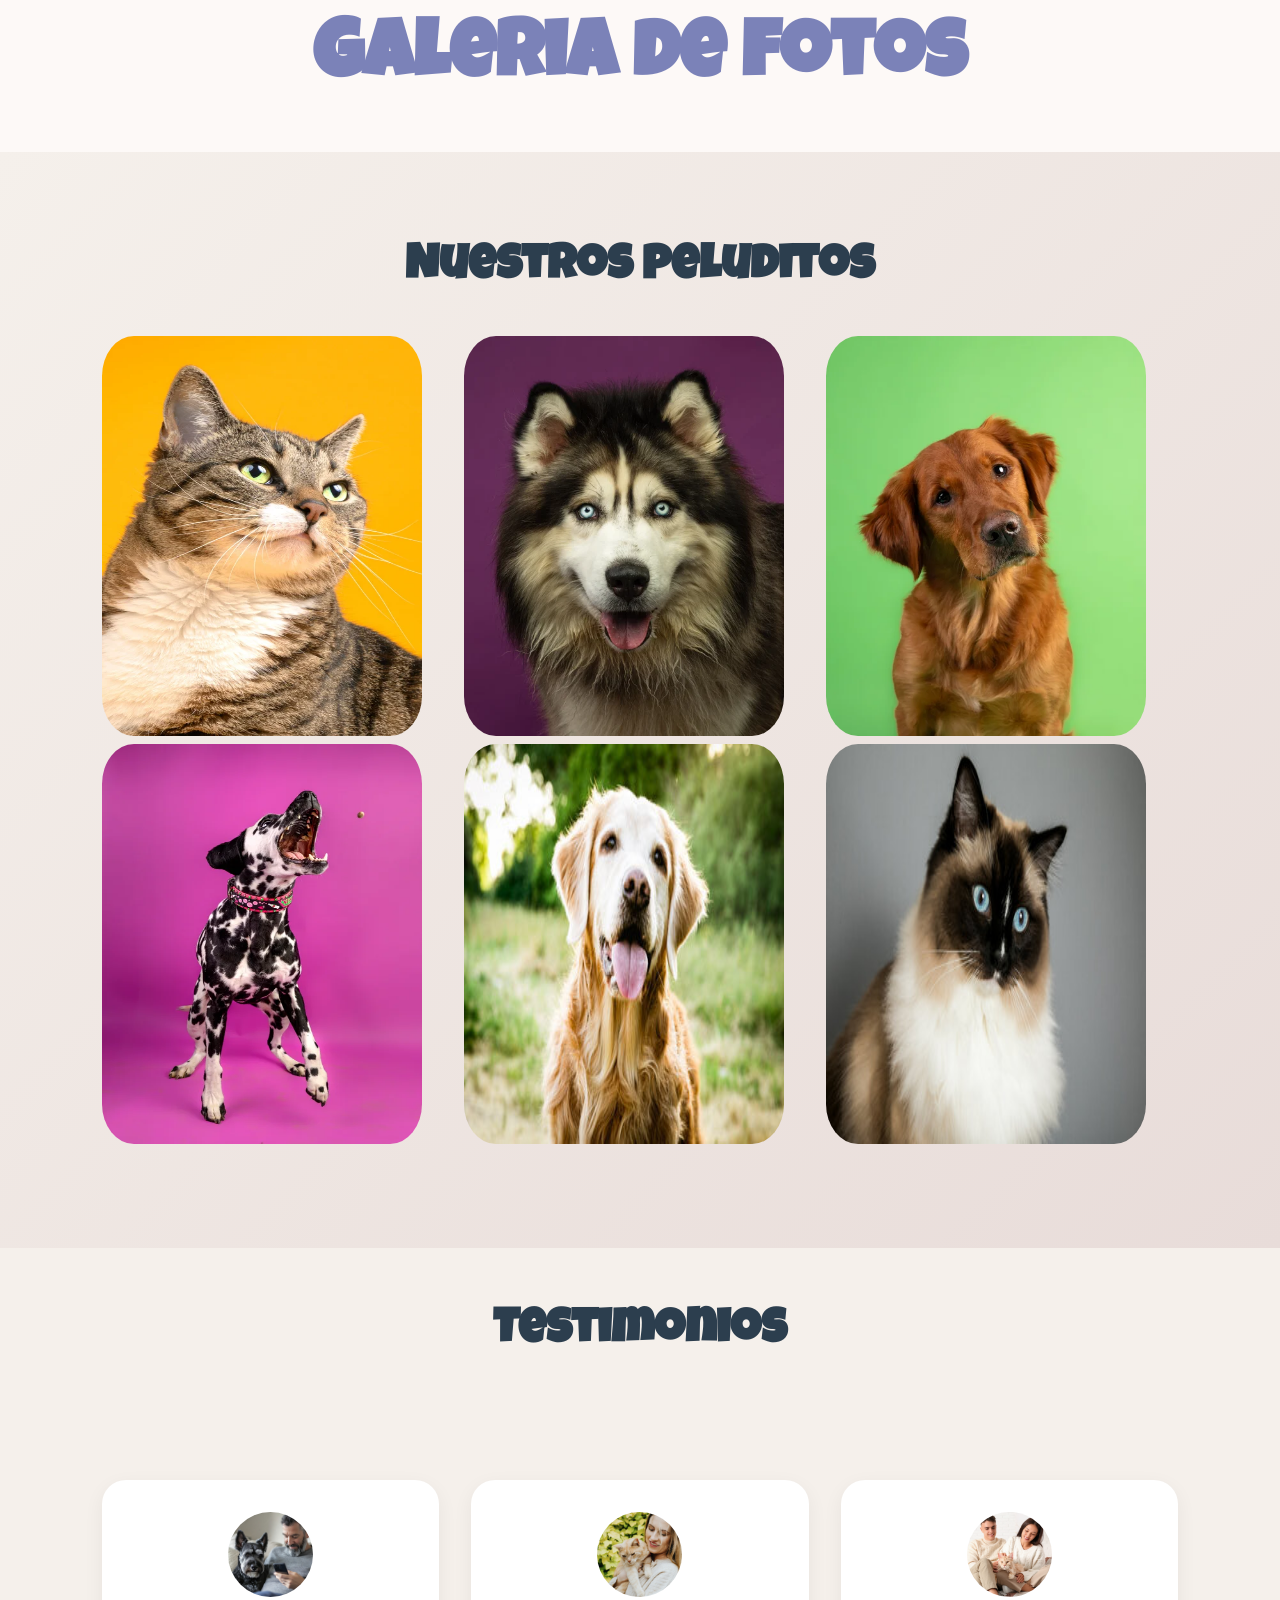
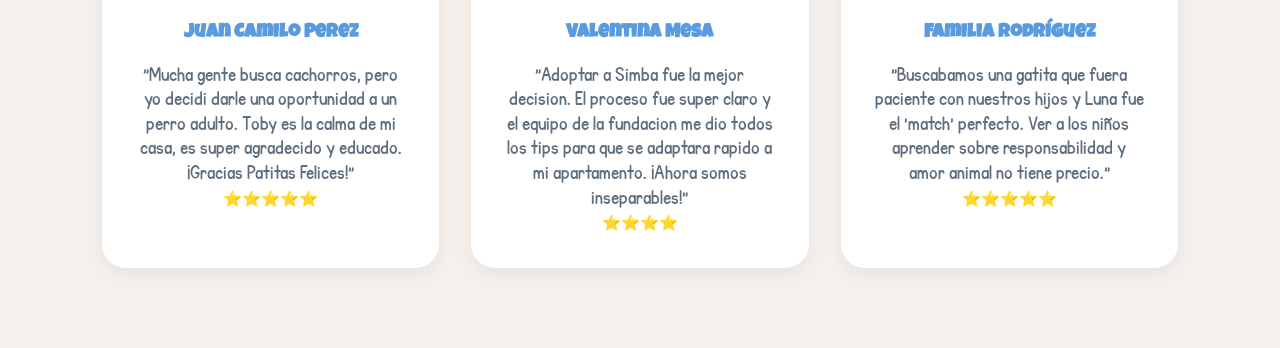
<file: Examen.html>
<!DOCTYPE html>
<html lang="es">
<head>
    <meta charset="UTF-8">
    <meta name="viewport" content="width=device-width, initial-scale=1.0">
    <title>Galeria</title>
    <link rel="stylesheet" href="Examen.css">
</head>
<body>
    <main>
        <header>
            <h1>Galeria de fotos </h1>
        </header>
        <section id="Galeria">
            <h2>Nuestros peluditos</h2>
            <div class="Galeria-container">
                <img src="imagenes/carrusel 5.webp" alt="">
                <img src="imagenes/carrusel.webp" alt="">
                <img src="imagenes/carrusel2.webp" alt="">
                <img src="imagenes/carrusel4.webp" alt="">
                <img src="imagenes/carrusel6.jpeg" alt="">
                <img src="imagenes/carrusel3.jpg" alt="">
            </div>
        </section>
        <section id="testimonio-section">
            <h2>Testimonios</h2>
            <div id="testimonios">
            <article>
                <img src="imagenes/juan-camilo.jpeg" alt="Foto-persona">
                <h4>Juan Camilo Perez</h4>
                <p>"Mucha gente busca cachorros, pero yo decidi darle una oportunidad a un perro adulto. Toby es la
                    calma de mi casa, es super agradecido y educado. ¡Gracias Patitas Felices!" <br>⭐⭐⭐⭐⭐</p>
            </article>

            <article>
                <img src="imagenes/valentina.png" alt="Foto-persona">
                <h4>Valentina Mesa</h4>
                <p>"Adoptar a Simba fue la mejor decision. El proceso fue super claro y el equipo de la fundacion me dio
                    todos los tips para que se adaptara rapido a mi apartamento. ¡Ahora somos inseparables!" <br>⭐⭐⭐⭐
                </p>
            </article>

            <article id="familia-rodriguez">
                <img src="imagenes/familia.png" alt="Familia Rodríguez">
                <h4>Familia Rodríguez</h4>
                <p>"Buscabamos una gatita que fuera paciente con nuestros hijos y Luna fue el 'match' perfecto. Ver a
                    los niños aprender sobre responsabilidad y amor animal no tiene precio." <br>⭐⭐⭐⭐⭐
                </p>
            </article>
            </div>
        </section>
    </main>
</body>
</html>
</file>
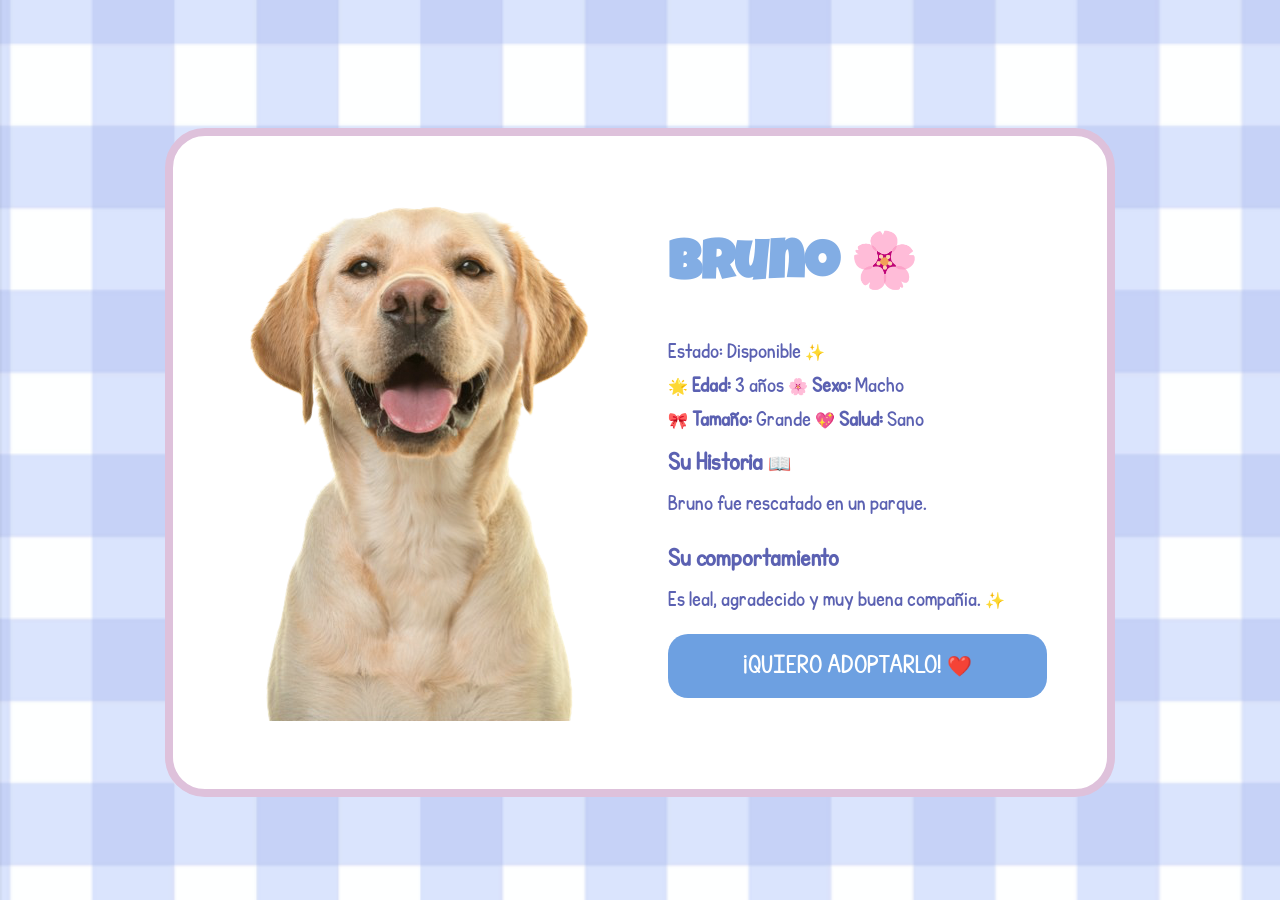
<file: perfiles/bruno.html>
<!DOCTYPE html>
<html lang="es">
<head>
    <meta charset="UTF-8">
    <title>BRUNO ✨ Patitas Felices</title>
    <link rel="stylesheet" href="../style.css">
    <link rel="stylesheet" href="../perfil.css">
    <link rel="index" href="../index.html">
    <link rel="fotos" href="../imagenes/">
</head>
<body class="perfil-body">
    <main class="perfil-aesthetic-container">
        <section class="tarjeta-perfil">
            <div class="galeria-foto">
                <img src="/imagenes/bruno.png" alt="Bruno" class="foto-principal">
            </div>
            <div class="informacion-perfil">
                <h1>Bruno 🌸</h1>
                <span class="etiqueta-estado estado-disponible">Estado: Disponible ✨</span>
                <div class="grid-caracteristicas">
                    <span>🌟 <strong>Edad:</strong> 3 años</span>
                    <span>🌸 <strong>Sexo:</strong> Macho</span>
                    <span>🎀 <strong>Tamaño:</strong> Grande</span>
                    <span>💖 <strong>Salud:</strong> Sano</span>
                </div>
                <h3>Su Historia 📖</h3>
                <p>Bruno fue rescatado en un parque.</p>
                <h3>Su comportamiento</h3>
                <p>Es leal, agradecido y muy buena compañia. ✨</p>
                <button class="boton-adopcion">¡QUIERO ADOPTARLO! ❤️</button>
            </div>
        </section>
    </main>
</body>
</html>
</file>
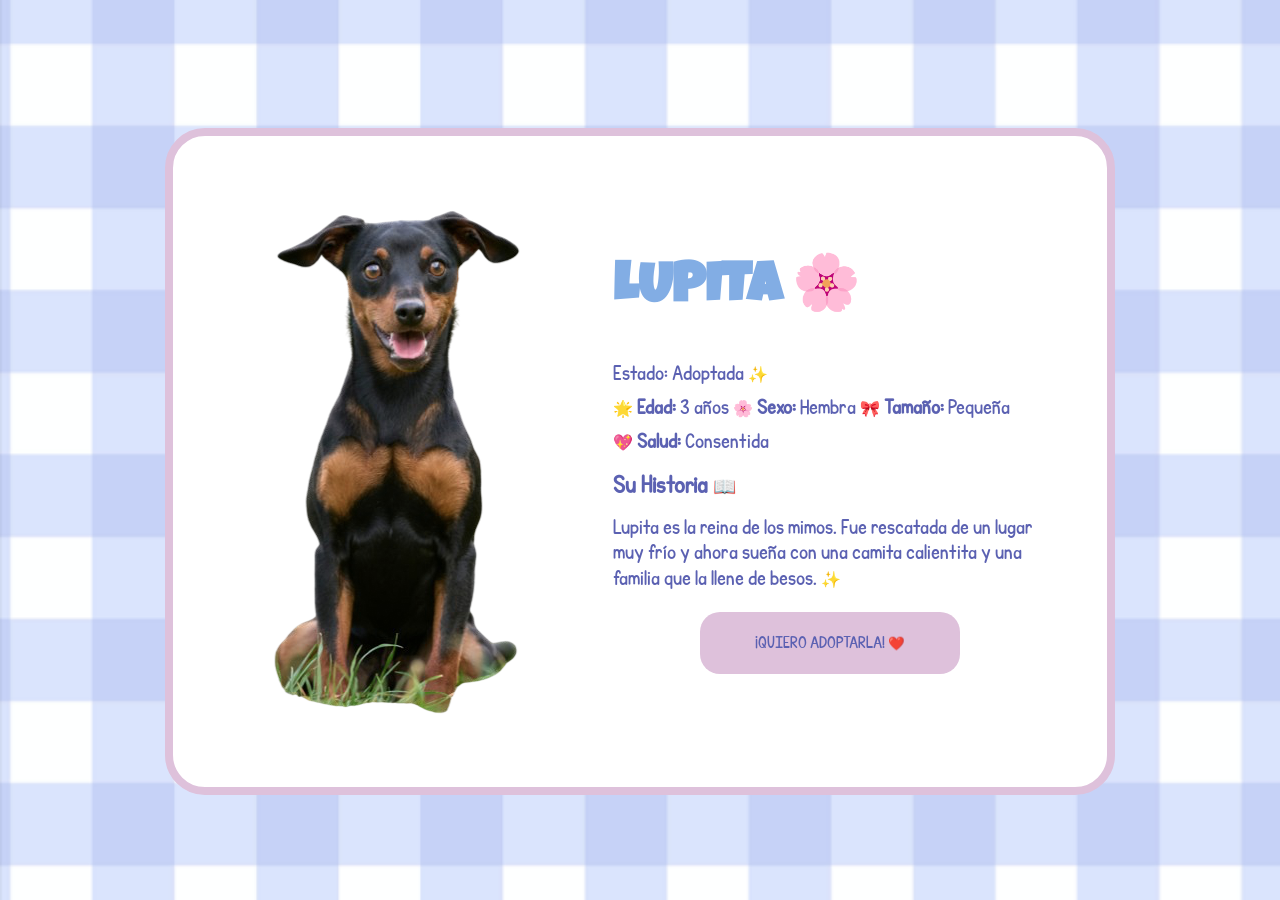
<file: perfiles/lupita.html>
<!DOCTYPE html>
<html lang="es">
<head>
    <meta charset="UTF-8">
    <title>LUPITA ✨ Patitas Felices</title>
    <link rel="stylesheet" href="../style.css">
    <link rel="stylesheet" href="../perfil.css">
    <link rel="index" href="../index.html">
    <link rel="fotos" href="../imagenes/">
</head>
<body class="perfil-body">
    <main class="perfil-aesthetic-container">
        <section class="tarjeta-perfil">
            <div class="galeria-foto">
                <img src="/imagenes/lupita.png" alt="Lupita" class="foto-principal">
            </div>
            <div class="informacion-perfil">
                <h1>LUPITA 🌸</h1>
                <span class="etiqueta-estado estado-disponible">Estado: Adoptada ✨</span>
                <div class="grid-caracteristicas">
                    <span>🌟 <strong>Edad:</strong> 3 años</span>
                    <span>🌸 <strong>Sexo:</strong> Hembra</span>
                    <span>🎀 <strong>Tamaño:</strong> Pequeña</span>
                    <span>💖 <strong>Salud:</strong> Consentida</span>
                </div>
                <h3>Su Historia 📖</h3>
                <p>Lupita es la reina de los mimos. Fue rescatada de un lugar muy frío y ahora sueña con una camita calientita y una familia que la llene de besos. ✨</p>
                <button class="aesthetic-btn-adopcion">¡QUIERO ADOPTARLA! ❤️</button>
            </div>
        </section>
    </main>
</body>
</html>
</file>
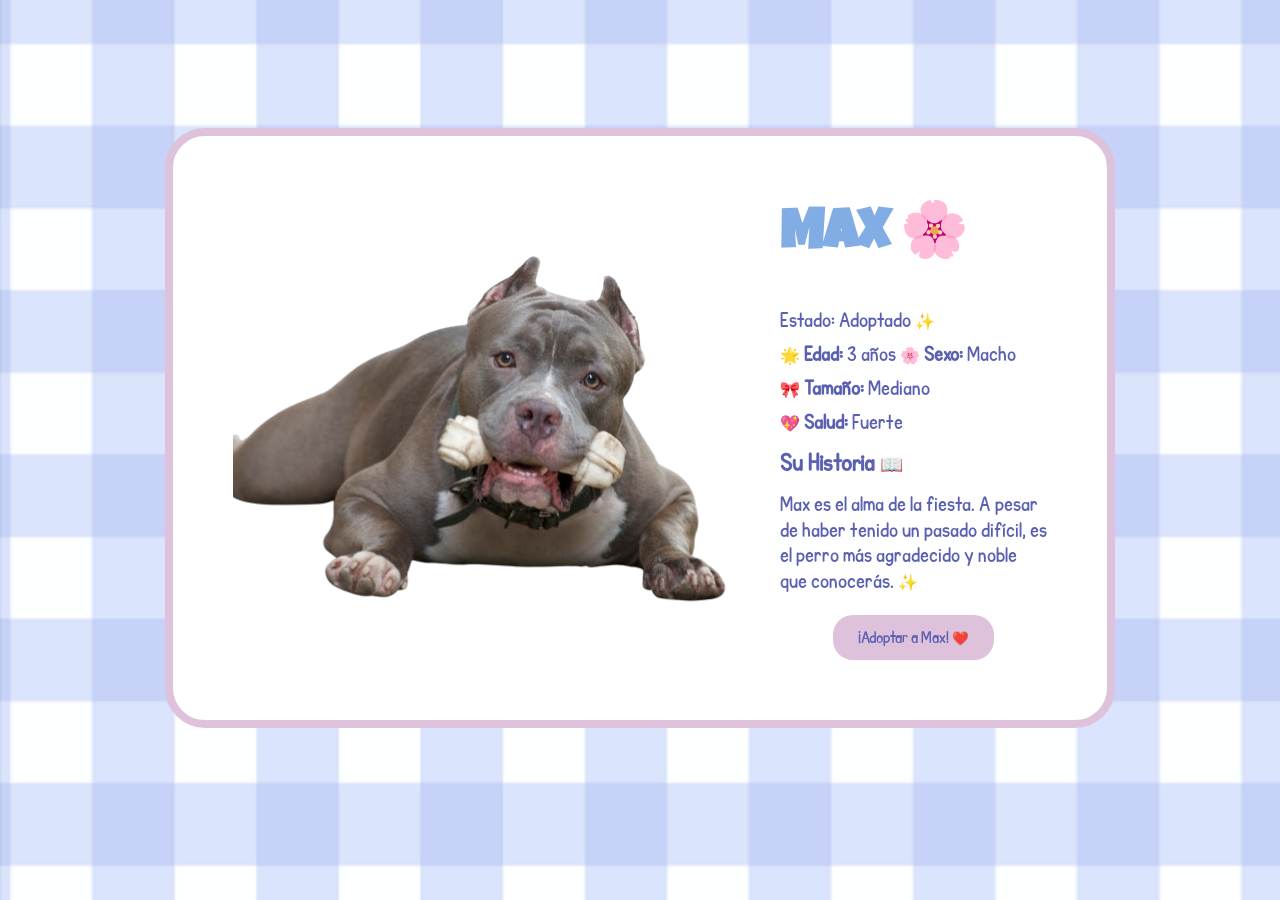
<file: perfiles/max.html>
<!DOCTYPE html>
<html lang="es">
<head>
    <meta charset="UTF-8">
    <title>MAX ✨ Patitas Felices</title>
    <link rel="stylesheet" href="../style.css">
    <link rel="stylesheet" href="../perfil.css">
    <link rel="index" href="../index.html">
    <link rel="fotos" href="../imagenes/">
</head>
<body class="perfil-body">
    <main class="perfil-aesthetic-container">
        <section class="tarjeta-perfil">
            <div class="galeria-foto">
                <img src="/imagenes/max.png" alt="MAX" class="foto-principal">
            </div>
            <div class="informacion-perfil">
                <h1>MAX 🌸</h1>
                <span class="etiqueta-estado estado-disponible">Estado: Adoptado ✨</span>
                <div class="grid-caracteristicas">
                    <span>🌟 <strong>Edad:</strong> 3 años</span>
                    <span>🌸 <strong>Sexo:</strong> Macho</span>
                    <span>🎀 <strong>Tamaño:</strong> Mediano</span>
                    <span>💖 <strong>Salud:</strong> Fuerte</span>
                </div>
                <h3>Su Historia 📖</h3>
                <p>Max es el alma de la fiesta. A pesar de haber tenido un pasado difícil, es el perro más agradecido y noble que conocerás. ✨</p>
                <button class="aesthetic-btn-adopcion">¡Adoptar a Max! ❤️</button>
            </div>
        </section>
    </main>
</body>
</html>
</file>
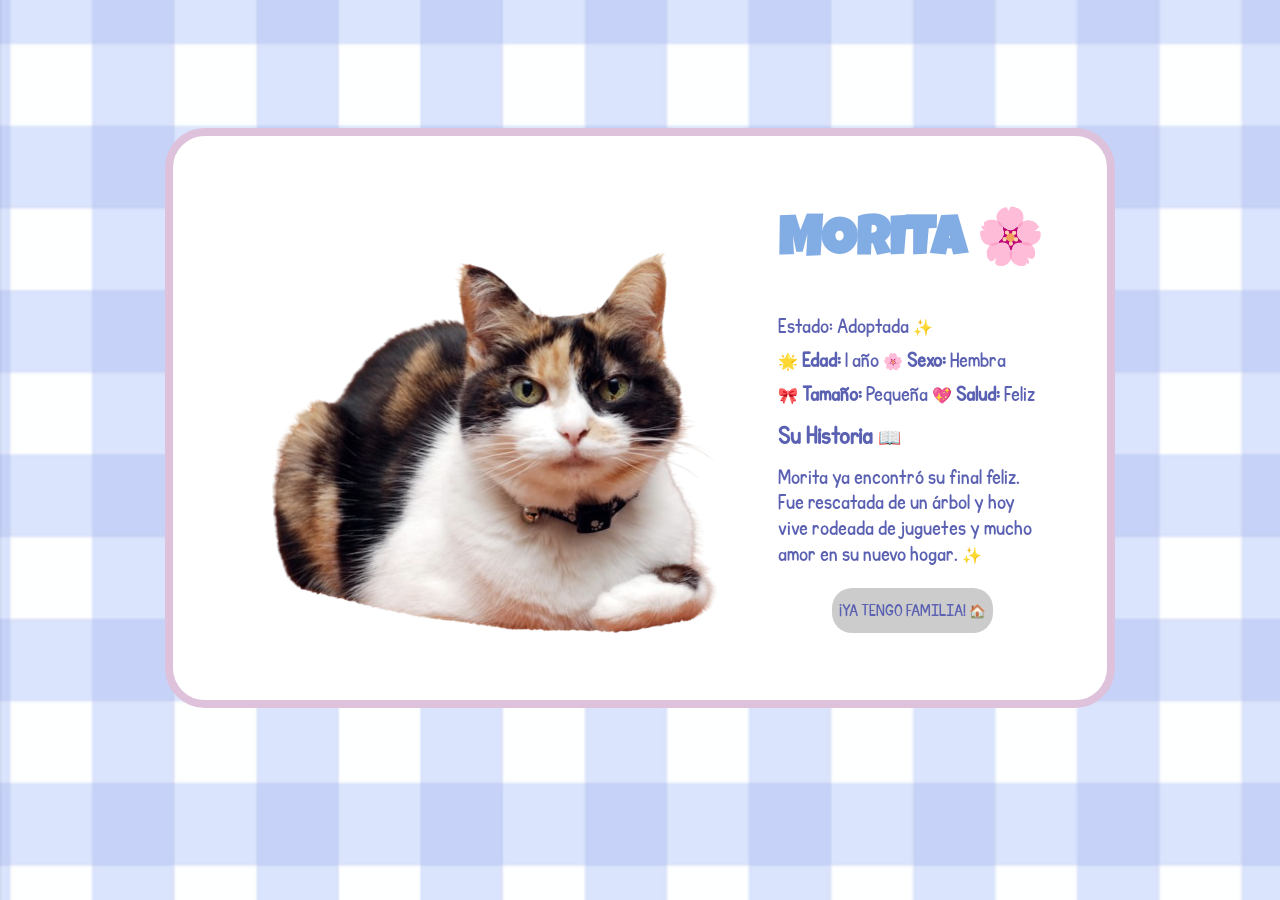
<file: perfiles/morita.html>
<!DOCTYPE html>
<html lang="es">
<head>
    <meta charset="UTF-8">
    <title>MORITA ✨ Patitas Felices</title>
    <link rel="stylesheet" href="../style.css">
    <link rel="stylesheet" href="../perfil.css">
    <link rel="index" href="../index.html">
    <link rel="fotos" href="../imagenes/">
</head>
<body class="perfil-body">
    <main class="perfil-aesthetic-container">
        <section class="tarjeta-perfil">
            <div class="galeria-foto">
                <img src="/imagenes/morita.png" alt="MORITA" class="foto-principal">
            </div>
            <div class="informacion-perfil">
                <h1>MORITA 🌸</h1>
                <span class="etiqueta-estado estado-disponible">Estado: Adoptada ✨</span>
                <div class="grid-caracteristicas">
                    <span>🌟 <strong>Edad:</strong> 1 año</span>
                    <span>🌸 <strong>Sexo:</strong> Hembra</span>
                    <span>🎀 <strong>Tamaño:</strong> Pequeña</span>
                    <span>💖 <strong>Salud:</strong> Feliz</span>
                </div>
                <h3>Su Historia 📖</h3>
                <p>Morita ya encontró su final feliz. Fue rescatada de un árbol y hoy vive rodeada de juguetes y mucho amor en su nuevo hogar. ✨</p>
                <button class="aesthetic-btn-adopcion" style="background: #ccc; cursor: not-allowed;">¡YA TENGO FAMILIA! 🏠</button>
            </div>
        </section>
    </main>
</body>
</html>
</file>
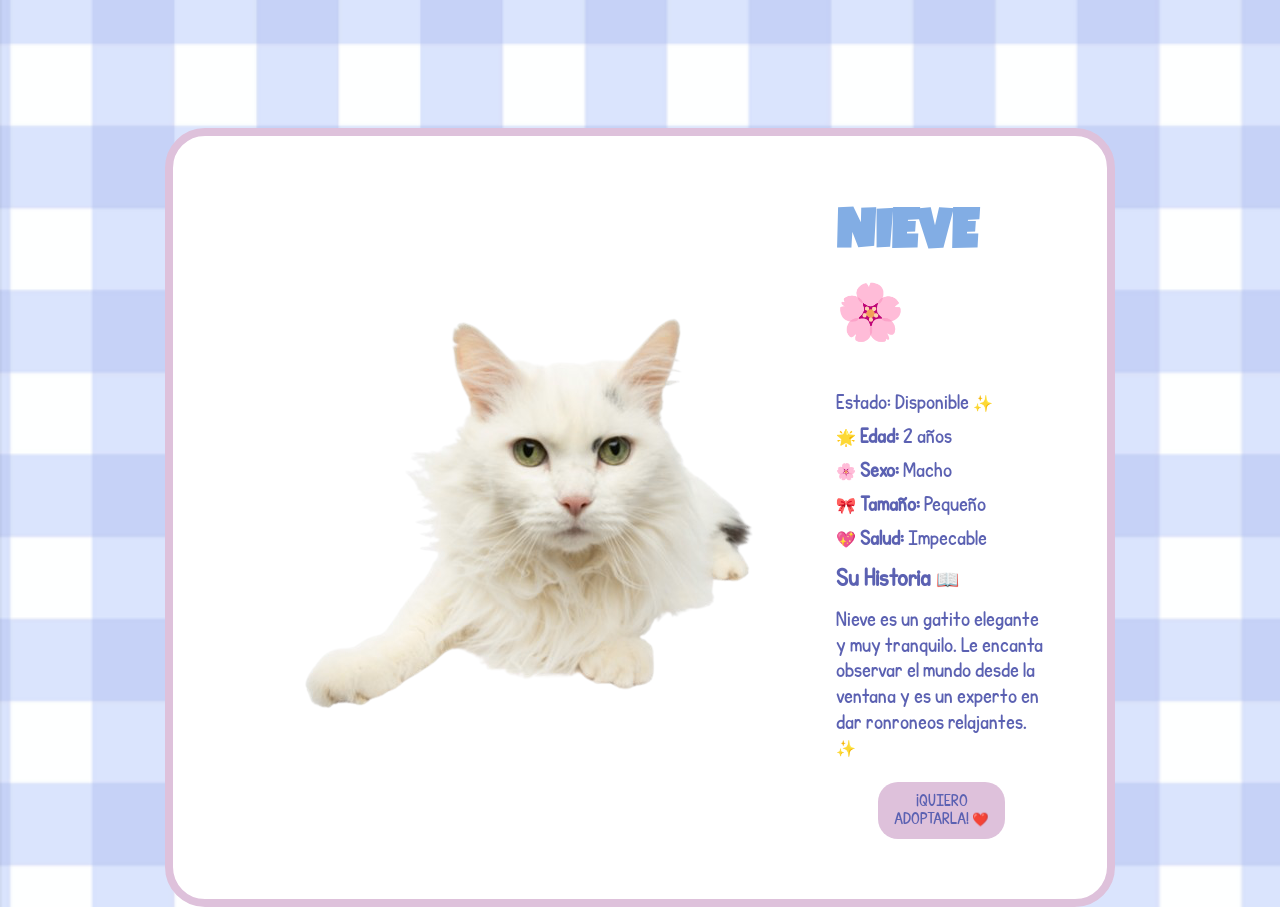
<file: perfiles/nieve.html>
<!DOCTYPE html>
<html lang="es">
<head>
    <meta charset="UTF-8">
    <title>NIEVE ✨ Patitas Felices</title>
    <link rel="stylesheet" href="../style.css">
    <link rel="stylesheet" href="../perfil.css">
    <link rel="index" href="../index.html">
    <link rel="fotos" href="../imagenes/">
</head>
<body class="perfil-body">
    <main class="perfil-aesthetic-container">
        <section class="tarjeta-perfil">
            <div class="galeria-foto">
                <img src="/imagenes/nieve.png" alt="Nieve" class="foto-principal">
            </div>
            <div class="informacion-perfil">
                <h1>NIEVE 🌸</h1>
                <span class="etiqueta-estado estado-disponible">Estado: Disponible ✨</span>
                <div class="grid-caracteristicas">
                    <span>🌟 <strong>Edad:</strong> 2 años</span>
                    <span>🌸 <strong>Sexo:</strong> Macho</span>
                    <span>🎀 <strong>Tamaño:</strong> Pequeño</span>
                    <span>💖 <strong>Salud:</strong> Impecable</span>
                </div>
                <h3>Su Historia 📖</h3>
                <p>Nieve es un gatito elegante y muy tranquilo. Le encanta observar el mundo desde la ventana y es un experto en dar ronroneos relajantes. ✨</p>
                <button class="aesthetic-btn-adopcion">¡QUIERO ADOPTARLA! ❤️</button>
            </div>
        </section>
    </main>
</body>
</html>
</file>
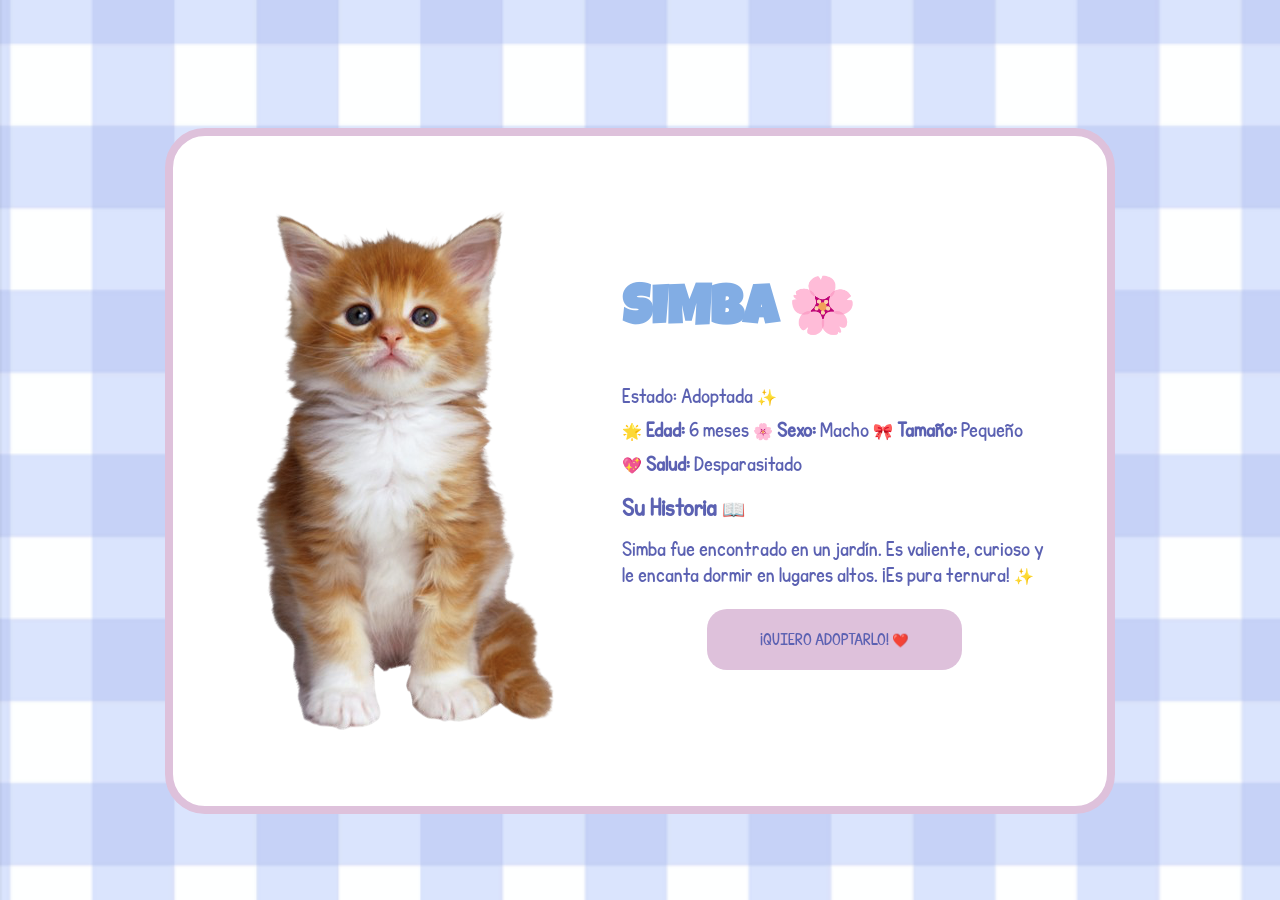
<file: perfiles/simba.html>
<!DOCTYPE html>
<html lang="es">
<head>
    <meta charset="UTF-8">
    <title>SIMBA ✨ Patitas Felices</title>
    <link rel="stylesheet" href="../style.css">
    <link rel="stylesheet" href="../perfil.css">
    <link rel="index" href="../index.html">
    <link rel="fotos" href="../imagenes/">
</head>
<body class="perfil-body">
    <main class="perfil-aesthetic-container">
        <section class="tarjeta-perfil">
            <div class="galeria-foto">
                <img src="/imagenes/simba.png" alt="Simba" class="foto-principal">
            </div>
            <div class="informacion-perfil">
                <h1>SIMBA 🌸</h1>
                <span class="etiqueta-estado estado-disponible">Estado: Adoptada ✨</span>
                <div class="grid-caracteristicas">
                    <span>🌟 <strong>Edad:</strong> 6 meses</span>
                    <span>🌸 <strong>Sexo:</strong> Macho</span>
                    <span>🎀 <strong>Tamaño:</strong> Pequeño</span>
                    <span>💖 <strong>Salud:</strong> Desparasitado</span>
                </div>
                <h3>Su Historia 📖</h3>
                <p>Simba fue encontrado en un jardín. Es valiente, curioso y le encanta dormir en lugares altos. ¡Es pura ternura! ✨</p>
                <button class="aesthetic-btn-adopcion">¡QUIERO ADOPTARLO! ❤️</button>
            </div>
        </section>
    </main>
</body>
</html>
</file>
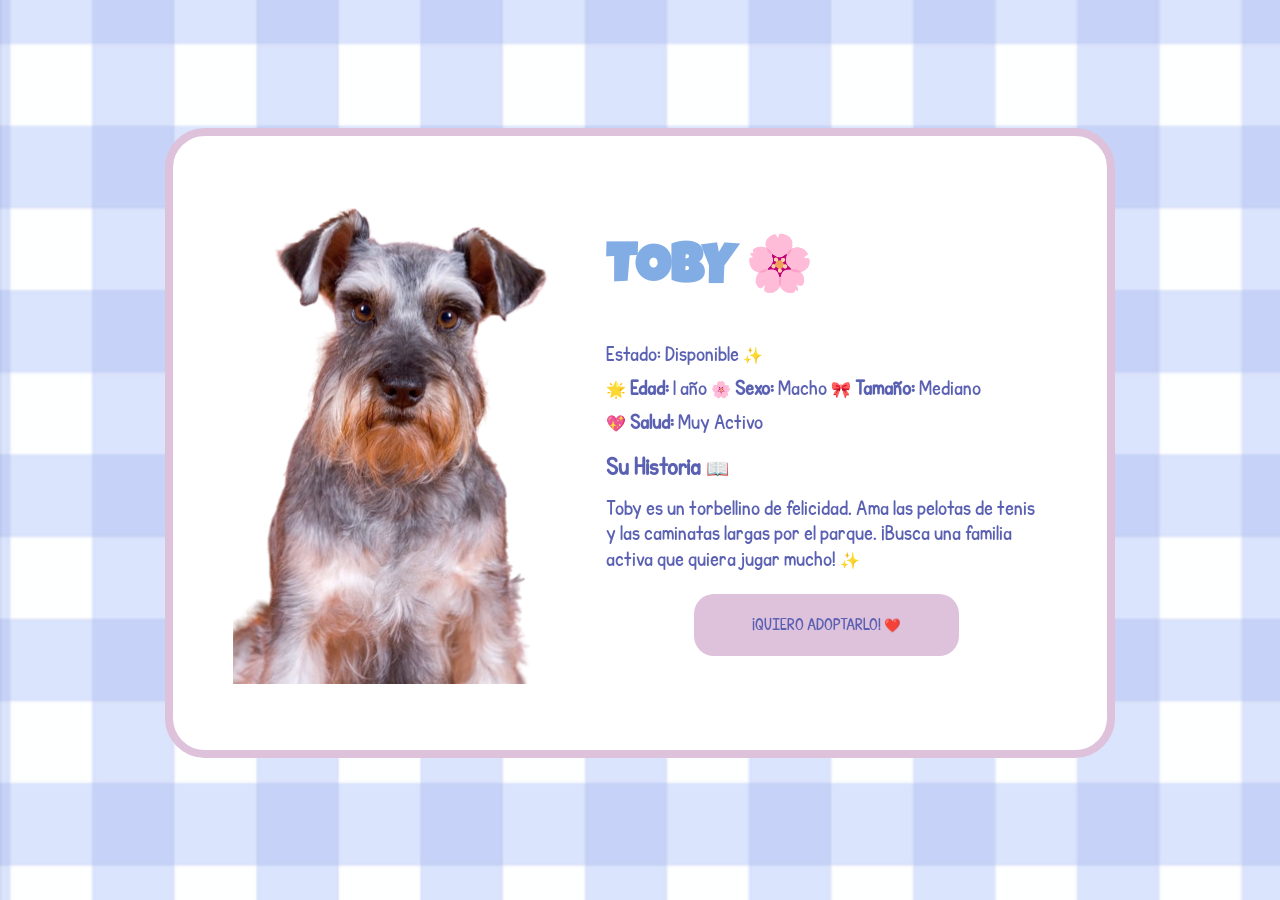
<file: perfiles/toby.html>
<!DOCTYPE html>
<html lang="es">
<head>
    <meta charset="UTF-8">
    <title>TOBY ✨ Patitas Felices</title>
    <link rel="stylesheet" href="../style.css">
    <link rel="stylesheet" href="../perfil.css">
    <link rel="index" href="../index.html">
    <link rel="fotos" href="../imagenes/">
</head>
<body class="perfil-body">
    <main class="perfil-aesthetic-container">
        <section class="tarjeta-perfil">
            <div class="galeria-foto">
                <img src="/imagenes/Toby.png" alt="TOBY" class="foto-principal">
            </div>
            <div class="informacion-perfil">
                <h1>TOBY 🌸</h1>
                <span class="etiqueta-estado estado-disponible">Estado: Disponible ✨</span>
                <div class="grid-caracteristicas">
                    <span>🌟 <strong>Edad:</strong> 1 año</span>
                    <span>🌸 <strong>Sexo:</strong> Macho</span>
                    <span>🎀 <strong>Tamaño:</strong> Mediano</span>
                    <span>💖 <strong>Salud:</strong> Muy Activo</span>
                </div>
                <h3>Su Historia 📖</h3>
                <p>Toby es un torbellino de felicidad. Ama las pelotas de tenis y las caminatas largas por el parque. ¡Busca una familia activa que quiera jugar mucho! ✨</p>
                <button class="aesthetic-btn-adopcion">¡QUIERO ADOPTARLO! ❤️</button>
            </div>
        </section>
    </main>
</body>
</html>
</file>
<file: Examen.css>
* {
    margin: 0;
    padding: 0;
    box-sizing: border-box;
}

@font-face {
    font-family: 'MiFuentePersonalizada';
    src: url('fonts/LuckiestGuy.ttf') format('truetype');
    font-weight: normal;
    font-style: normal;
}

@font-face {
    font-family: 'parrafos';
    src: url('fonts/KGPerfectPenmanship.ttf') format('truetype');
    font-weight: normal;
    font-style: normal;
}

:root {
    --arena: #F5F0EB;
    --cardo: #E8DCD9;
    --cielo: #7B82B8;
    --mar: #5A9BDF;
    --lago: #8BB5E8;
    --blanco: #FFFFFF;
    --texto-profundo: #2C3E4E;
    --texto-suave: #5D6E7E;
    --fondo-calido: #FDF9F7;
    --sombra-natural: 0 12px 35px rgba(0, 0, 0, 0.08);
    --sombra-suave: 0 6px 20px rgba(0, 0, 0, 0.06);
    --borde-redondo: 24px;
    --borde-muy-redondo: 40px;
}

body {
    background-color: var(--fondo-calido);
    color: var(--texto-profundo);
    line-height: 1.5;
    font-family: 'parrafos', 'Segoe UI', system-ui, sans-serif;
}

#testimonios {
    display: grid;
    grid-template-columns: repeat(auto-fit, minmax(280px, 1fr));
    gap: 2rem;
    padding: clamp(3rem, 8vw, 5rem) 8%;
    background: var(--arena);
}

h1 {
    font-size: 5em;
    margin-bottom: 2rem;
    background: var(--cielo);
    background-clip: text;
    -webkit-background-clip: text;
    color: transparent;
    font-family: 'MiFuentePersonalizada';
    text-align: center;
}

#testimonio-section {
    background: var(--arena);
}
#testimonio-section h2{
    font-size: clamp(2rem, 5vw, 3rem);
    margin-bottom: 2rem;
    color: var(--texto-profundo);
    font-family: 'MiFuentePersonalizada';
    text-align: center;
    padding-top: 1em;
}

#testimonios article {
    background: var(--blanco);
    padding: clamp(1.2rem, 3vw, 2rem);
    border-radius: var(--borde-redondo);
    text-align: center;
    transition: all 0.3s;
    box-shadow: var(--sombra-suave);
}

#testimonios article:hover {
    transform: translateY(-5px);
    box-shadow: var(--sombra-natural);
}

#testimonios img {
    width: clamp(70px, 10vw, 85px);
    height: clamp(70px, 10vw, 85px);
    border-radius: 50%;
    object-fit: cover;
    margin-bottom: 1rem;
}

#testimonios h4 {
    color: var(--mar);
    margin-bottom: 1rem;
    font-family: 'MiFuentePersonalizada';
    font-size: clamp(1rem, 1.5vw, 1.2rem);
}

#testimonios p {
    color: var(--texto-suave);
    line-height: 1.6;
    font-family: 'parrafos';
    font-size: clamp(0.85rem, 1.2vw, 1rem);
}

#Galeria {
    padding: clamp(3rem, 8vw, 5rem) 8%;
    background: linear-gradient(135deg, var(--arena) 0%, var(--cardo) 100%);
    text-align: center;
    position: relative;
    overflow: hidden;
}

.Galeria-container {
    display: grid;
    grid-template-columns: repeat(3,1fr);
    gap: 1% ;
    margin-bottom: 2rem;
    align-items: center;
}

.Galeria-container img {
    width: 20em;
    height: 25em;
    border-radius: 10%;
}
.Galeria-container img:hover {
    transform: scale(1.1);
    transition: 0.5 ;
}

#Galeria h2 {
    font-size: clamp(2rem, 5vw, 3rem);
    margin-bottom: 2rem;
    color: var(--texto-profundo);
    font-family: 'MiFuentePersonalizada';
}
@media (max-width: 1024px) {
    .Galeria-container{
        grid-template-columns: repeat(2, 1fr);
        margin-left: 4em;
    }
 }
@media (max-width: 480px) {
    .Galeria-container {
        grid-template-columns: repeat(1, 1fr); /*No se ajustan las imagenes*/
    }
}
</file>
<file: style.css>
* {
    margin: 0;
    padding: 0;
    box-sizing: border-box;
}

@font-face {
    font-family: 'MiFuentePersonalizada';
    src: url('fonts/LuckiestGuy.ttf') format('truetype');
    font-weight: normal;
    font-style: normal;
}

@font-face {
    font-family: 'parrafos';
    src: url('fonts/KGPerfectPenmanship.ttf') format('truetype');
    font-weight: normal;
    font-style: normal;
}

:root {
    --arena: #F5F0EB;
    --cardo: #E8DCD9;
    --cielo: #7B82B8;
    --mar: #5A9BDF;
    --lago: #8BB5E8;
    --blanco: #FFFFFF;
    --texto-profundo: #2C3E4E;
    --texto-suave: #5D6E7E;
    --fondo-calido: #FDF9F7;
    --sombra-natural: 0 12px 35px rgba(0, 0, 0, 0.08);
    --sombra-suave: 0 6px 20px rgba(0, 0, 0, 0.06);
    --borde-redondo: 24px;
    --borde-muy-redondo: 40px;
}

body {
    background-color: var(--fondo-calido);
    color: var(--texto-profundo);
    line-height: 1.5;
    font-family: 'parrafos', 'Segoe UI', system-ui, sans-serif;
}


header {
    background: rgba(255, 255, 255, 0.96);
    backdrop-filter: blur(12px);
    padding: 1.2rem 6%;
    display: flex;
    justify-content: space-between;
    align-items: center;
    box-shadow: var(--sombra-suave);
    border-bottom: 1px solid rgba(0, 0, 0, 0.04);
    flex-wrap: wrap;
    position: sticky;
    top: 0;
    z-index: 1000;
}

#contenedor-logo img {
    height: 5em;
    width: auto;
    transition: transform 0.3s;
}

#contenedor-logo img:hover {
    transform: scale(1.05);
}

nav ul {
    display: flex;
    gap: 2.5rem;
    list-style: none;
    flex-wrap: wrap;
}

nav ul li a {
    text-decoration: none;
    color: var(--texto-profundo);
    font-weight: 500;
    transition: color 0.3s;
    padding: 0.5rem 0;
    position: relative;
}

nav ul li a::after {
    content: '';
    position: absolute;
    bottom: 0;
    left: 0;
    width: 0;
    height: 2.5px;
    background: var(--mar);
    border-radius: 2px;
    transition: width 0.3s;
}

nav ul li a:hover::after {
    width: 100%;
}

nav ul li a:hover {
    color: var(--mar);
}

nav{
    font-family: 'parrafos';
}
#boton-contato a {
    background: var(--mar);
    color: var(--blanco);
    padding: 0.7rem 2rem;
    border-radius: var(--borde-muy-redondo);
    box-shadow: 0 8px 20px rgba(168, 90, 223, 0.25);
}

#boton-contato a::after {
    display: none;
}

#boton-contato a:hover {
    background: var(--cielo);
    transform: translateY(-2px);
}


#home {
    min-height: 85vh;
    background: linear-gradient(125deg, var(--arena) 0%, var(--cardo) 100%);
    display: flex;
    align-items: center;
    justify-content: space-around;
    padding: 0 8%;
    position: relative;
    overflow: hidden;
    gap: 2rem;
    flex-wrap: wrap;
}

#home::before {
    content: '🐾';
    position: absolute;
    font-size: 350px;
    opacity: 0.08;
    right: -30px;
    pointer-events: none;
}

#home::after {
    content: '🐾';
    position: absolute;
    font-size: 350px;
    left: 30px;
    opacity: 0.08;
    pointer-events: none;
}

#home div {
    max-width: 150em;
    position: relative;
    z-index: 2;
    flex: 1;
}

#perro-home {
    flex: 1;
    display: flex;
    justify-content: center;
}

#perro-home img {
    max-width: 100%;
    height: auto;
    width: 50em;
}

#home h1 {
    font-size: clamp(2rem, 5vw, 4.2rem);
    line-height: 1.2;
    margin-bottom: 1.5rem;
    color: var(--texto-profundo);
    font-family: 'MiFuentePersonalizada';
}

#home p {
    font-size: 2em;
    color: var(--texto-suave);
    margin-bottom: 2rem;
    line-height: 1.6;
    font-family: 'parrafos';
}

#home button {
    background: var(--mar);
    color: var(--blanco);
    border: none;
    padding: 0.8rem 2rem;
    font-size: clamp(0.9rem, 1.2vw, 1rem);
    font-weight: 600;
    border-radius: var(--borde-muy-redondo);
    cursor: pointer;
    transition: all 0.3s;
    box-shadow: 0 6px 20px rgba(148, 90, 223, 0.3);
}

#home button:hover {
    background: var(--cielo);
    transform: translateY(-3px);
}

#home button{
    font-family: 'parrafos';
}
#home a {
    color: var(--blanco);
    text-decoration: none;
}

#estadisticas {
    display: flex;
    justify-content: center;
    gap: clamp(1rem, 4vw, 4rem);
    padding: 4rem 6%;
    background: var(--blanco);
    flex-wrap: wrap;
}

.contenido-estadisticas {
    text-align: center;
    padding: clamp(1rem, 3vw, 2rem) clamp(1.5rem, 4vw, 3rem);
    min-width: 180px;
    transition: all 0.3s;
    border-radius: var(--borde-redondo);
    background: var(--fondo-calido);
    border: 1px solid rgba(90, 155, 223, 0.1);
    flex: 1;
    max-width: 250px;
}

.contenido-estadisticas:hover {
    transform: translateY(-6px);
    box-shadow: var(--sombra-natural);
    border-color: var(--mar);
}

.contenido-estadisticas h3 {
    font-size: clamp(2rem, 4vw, 3rem);
    color: var(--mar);
    margin-bottom: 0.5rem;
    font-weight: 700;
    font-family: 'MiFuentePersonalizada';
}

.contenido-estadisticas p {
    color: var(--texto-suave);
    font-weight: 500;
    font-family: 'parrafos';
    font-size: clamp(0.8rem, 1.2vw, 1rem);
}


#carrusel-netflix {
    overflow: hidden;
    padding: 3rem 0;
    background: linear-gradient(135deg, var(--arena) 0%, var(--cardo) 100%);
    white-space: nowrap;
}

.carrusel-track {
    display: flex;
    gap: 1.5rem;
    animation: scrollInfinito 40s linear infinite;
}

.carrusel-track:hover {
    animation-play-state: running;
}

.carrusel-item {
    flex-shrink: 0;
    width: clamp(250px, 25vw, 320px);
    border-radius: var(--borde-redondo);
    overflow: hidden;
}

.carrusel-item img {
    width: 100%;
    height: clamp(180px, 20vw, 240px);
    object-fit: cover;
    box-shadow: var(--sombra-suave);
    transition: all 0.3s;
}

.carrusel-item:hover {
    transform: scale(1.02);
}

@keyframes scrollInfinito {
    0% { transform: translateX(0); }
    100% { transform: translateX(-50%); }
}


#about {
    padding: 4rem 8% 0 8%;
    background-image: url('imagenes/fondopatitas.png');
    background-size: cover;
    background-attachment: fixed;
    position: relative;
    overflow: hidden;
}

#about::before {
    content: '❤️';
    position: absolute;
    font-size: 180px;
    opacity: 0.04;
    right: 20px;
    bottom: 20px;
    pointer-events: none;
}

#about::after {
    content: '🐾';
    position: absolute;
    font-size: 150px;
    opacity: 0.04;
    left: 20px;
    top: 20px;
    pointer-events: none;
}

#about article {
    max-width: 900px;
    margin: 0 auto;
    text-align: center;
    position: relative;
    z-index: 2;
}

#about h2 {
    font-size: clamp(2rem, 5vw, 3.2rem);
    margin-bottom: 2rem;
    background: linear-gradient(135deg, var(--mar) 0%, var(--cielo) 100%);
    background-clip: text;
    -webkit-background-clip: text;
    color: transparent;
    font-family: 'MiFuentePersonalizada';
}

#about p {
    font-size: clamp(1rem, 2vw, 1.35rem);
    color: var(--texto-suave);
    line-height: 1.8;
    margin-bottom: 2rem;
    font-style: italic;
    background: var(--blanco);
    padding: clamp(1.5rem, 4vw, 2.5rem);
    border-radius: var(--borde-redondo);
    box-shadow: var(--sombra-natural);
    border-left: 5px solid var(--mar);
    font-family: 'parrafos';
}

#about p::before {
    content: '"';
    font-size: 3rem;
    color: var(--mar);
    opacity: 0.3;
    position: absolute;
    left: 15px;
    top: 5px;
    font-family: serif;
}

#about p::after {
    content: '"';
    font-size: 3rem;
    color: var(--mar);
    opacity: 0.3;
    position: absolute;
    right: 15px;
    bottom: -5px;
    font-family: serif;
}

#quienes-somos-container img {
    height: auto;
    transition: transform 0.3s;
}

#quienes-somos-container img:hover {
    transform: scale(1.05);
}

#Mision {
    padding: clamp(3rem, 8vw, 5rem) 8%;
    background: linear-gradient(135deg, var(--arena) 0%, var(--cardo) 100%);
    text-align: center;
    position: relative;
    overflow: hidden;
}

#Mision::before {
    content: '🐾';
    position: absolute;
    font-size: 200px;
    opacity: 0.05;
    left: -30px;
    top: 20%;
    pointer-events: none;
}

#Mision::after {
    content: '❤️';
    position: absolute;
    font-size: 180px;
    opacity: 0.05;
    right: -20px;
    bottom: 10%;
    pointer-events: none;
}

#Mision h2 {
    font-size: clamp(2rem, 5vw, 3rem);
    margin-bottom: 2rem;
    color: var(--texto-profundo);
    font-family: 'MiFuentePersonalizada';
}

.mision-container {
    display: grid;
    grid-template-columns: repeat(auto-fit, minmax(220px, 1fr));
    gap: clamp(1rem, 3vw, 2rem);
    margin-bottom: 2rem;
}

#Mision article {
    background: var(--blanco);
    padding: clamp(1.2rem, 3vw, 2rem);
    border-radius: var(--borde-redondo);
    transition: all 0.4s;
    box-shadow: var(--sombra-suave);
    text-align: center;
    cursor: pointer;
    
}

#Mision article:hover {
    transform: translateY(-8px);
    box-shadow: var(--sombra-natural);
    border-top: 6px solid var(--mar);
    transition: 0.5;
}

.mision-icono img {
    width: 70px;
    height: auto;
    margin-bottom: 1rem;
    transition: transform 0.3s;
}

#Mision article:hover .mision-icono img {
    transform: scale(1.1);
    
}

#Mision article h3 {
    font-size: clamp(1rem, 2vw, 1.3rem);
    color: var(--mar);
    margin-bottom: 0.8rem;
    font-family: 'MiFuentePersonalizada';
}

#Mision article p {
    font-size: clamp(0.8rem, 1.2vw, 0.95rem);
    color: var(--texto-suave);
    line-height: 1.6;
    font-family: 'parrafos';
}

#Vision {
    padding: clamp(3rem, 8vw, 5rem) 8%;
    background: linear-gradient(135deg, var(--lago) 0%, var(--mar) 100%);
    text-align: center;
    position: relative;
    overflow: hidden;
}

#Vision::before {
    content: '✨';
    position: absolute;
    font-size: 200px;
    opacity: 0.08;
    right: 20px;
    bottom: 20px;
    pointer-events: none;
}

#Vision::after {
    content: '⭐';
    position: absolute;
    font-size: 150px;
    opacity: 0.06;
    left: 20px;
    top: 20px;
    pointer-events: none;
}

#Vision h2 {
    font-size: clamp(2rem, 5vw, 3rem);
    margin-bottom: 1rem;
    color: var(--blanco);
    font-family: 'MiFuentePersonalizada';
}

.vision-frase {
    font-size: clamp(1rem, 2vw, 1.5rem);
    color: rgba(255, 255, 255, 0.95);
    margin-bottom: 2rem;
    font-style: italic;
    font-family: 'parrafos';
}

.vision-container {
    display: grid;
    grid-template-columns: repeat(auto-fit, minmax(220px, 1fr));
    gap: clamp(1rem, 3vw, 2rem);
    margin-bottom: 1rem;
}

#Vision article {
    background: rgba(255, 255, 255, 0.95);
    padding: clamp(1.2rem, 3vw, 2rem);
    border-radius: var(--borde-redondo);
    transition: all 0.4s;
    text-align: center;
    backdrop-filter: blur(10px);
    cursor: pointer;
}

#Vision article:hover {
    transform: translateY(-8px);
    box-shadow: var(--sombra-natural);
    border-top: 6px solid var(--cielo);
}

.vision-icono img {
    width: 60px;
    height: auto;
    margin-bottom: 1rem;
    transition: transform 0.3s;
}

#Vision article:hover .vision-icono img {
    transform: scale(1.1);
}

#Vision article h3 {
    font-size: clamp(1rem, 1.8vw, 1.2rem);
    color: var(--mar);
    margin-bottom: 0.8rem;
    font-family: 'MiFuentePersonalizada';
}

#Vision article p {
    font-size: clamp(0.8rem, 1.2vw, 0.95rem);
    color: var(--texto-suave);
    line-height: 1.6;
    font-family: 'parrafos';
}

#Eventos {
    padding: clamp(3rem, 8vw, 5rem) 8%;
    background: var(--blanco);
    text-align: center;
}

#Eventos h2 {
    font-size: clamp(1.8rem, 5vw, 2.8rem);
    margin-bottom: 0.5rem;
    font-family: 'MiFuentePersonalizada';
}

#Eventos  p {
    font-size: clamp(0.9rem, 1.5vw, 1.1rem);
    color: var(--texto-suave);
    margin-bottom: 2rem;
    font-family: 'parrafos';
}

#Eventos article {
    display: inline-block;
    width: clamp(280px, 30vw, 360px);
    margin: 1rem;
    background: var(--fondo-calido);
    border-radius: var(--borde-redondo);
    overflow: hidden;
    text-align: left;
    transition: all 0.3s;
    box-shadow: var(--sombra-suave);
    vertical-align: top;
}

#Eventos article:hover {
    transform: translateY(-5px);
    box-shadow: var(--sombra-natural);
}

#Eventos article h3 {
    padding: 1rem 1.2rem 0.3rem;
    color: var(--mar);
    font-family: 'MiFuentePersonalizada';
    font-size: clamp(1rem, 1.5vw, 1.2rem);
}

#Eventos article img {
    width: 100%;
    height: clamp(160px, 20vw, 200px);
    object-fit: cover;
    border-radius: 8%;
}

#Eventos article p {
    padding: 0.8rem 1.2rem;
    color: var(--texto-suave);
    font-family: 'parrafos';
    font-size: clamp(0.8rem, 1.2vw, 0.9rem);
    line-height: 1.5;
}

#Eventos article button {
    margin: 0 1.2rem 1.2rem;
    padding: 0.6rem 1.5rem;
    background: var(--mar);
    color: var(--blanco);
    border: none;
    border-radius: var(--borde-muy-redondo);
    cursor: pointer;
    transition: all 0.3s;
    font-size: clamp(0.8rem, 1vw, 0.9rem);
}

#Eventos article button:hover {
    background: var(--cielo);
}

#portada {
    background: linear-gradient(135deg, var(--arena) 0%, var(--cardo) 100%);
    
    display: flex;
    flex-direction: column;
    align-items: center;
    justify-content: center;
    padding: 4rem 8% 0 8%;
    gap: 3rem;
    text-align: center;
    flex-wrap: wrap;
}

.portada-contenido {
    max-width: 500px;
    flex: 1;
}

.portada-logo img {
    width: 120px;
    height: auto;
    margin-bottom: 1rem;
}

.portada-frase {
    font-size: clamp(1.2rem, 3vw, 2rem);
    line-height: 1.4;
    color: var(--texto-profundo);
    font-family: 'MiFuentePersonalizada';
    margin: 0;
}

.portada-imagen {
    flex: 1;
    display: flex;
    justify-content: center;
}

.portada-imagen img {
    max-width: 100%;
    height: auto;
    width: 350px;
}


#catalogo {
    display: flex;
    flex-direction: column;
}

#catalogo article {
    min-height: 40vh;
    display: flex;
    align-items: center;
    justify-content: space-evenly;
    padding: 3rem 8%;
    gap: 3rem;
    transition: all 0.3s;
    flex-wrap: wrap;
}

#luna { background-color: #f2dddc; }
#bruno { background-color: #c3c7f4; }
#toby { background-color: #c8a8e9; }
#simba { background-color: #e3aadd; }
#lupita { background-color: #f6bcba; }
#nieve { background-color: #f2dddc; }
#max { background-color: #c3c7f4; }
#morita { background-color: #c8a8e9; }

#catalogo article div {
    flex: 1;
    min-width: 250px;
    text-align: center;
}

#catalogo article h2 {
    font-size: clamp(2rem, 8vw, 5rem);
    color: var(--mar);
    margin-bottom: 1rem;
    font-family: 'MiFuentePersonalizada';
}

#catalogo article p {
    font-size: clamp(1rem, 2vw, 1.5rem);
    color: var(--texto-suave);
    line-height: 1.6;
    margin-bottom: 1.5rem;
    font-family: 'parrafos';
}


#catalogo a {
    background: var(--mar);
    color: var(--blanco);
    border: none;
    padding: 0.8rem 2rem;
    font-size: clamp(0.9rem, 1.2vw, 1rem);
    font-weight: 600;
    border-radius: var(--borde-muy-redondo);
    cursor: pointer;
    transition: all 0.3s;
    font-family: 'MiFuentePersonalizada';
    text-decoration: none;
}

.btn-adoptar a {
    color: var(--blanco);
    text-decoration: none;
}
.btn-adoptar {
    font-family: parrafos;
}
.btn-adoptar:hover {
    background: var(--cielo);
    transform: translateY(-3px);
}

#catalogo article img {
    max-width: 100%;
    height: auto;
    width: 350px;
    object-fit: cover;
    border-radius: var(--borde-redondo);
    transition: transform 0.3s;
}

#catalogo article img:hover {
    transform: scale(1.02);
}

#testimonios {
    display: grid;
    grid-template-columns: repeat(auto-fit, minmax(280px, 1fr));
    gap: 2rem;
    padding: clamp(3rem, 8vw, 5rem) 8%;
    background: var(--arena);
}

#testimonios article {
    background: var(--blanco);
    padding: clamp(1.2rem, 3vw, 2rem);
    border-radius: var(--borde-redondo);
    text-align: center;
    transition: all 0.3s;
    box-shadow: var(--sombra-suave);
}

#testimonios article:hover {
    transform: translateY(-5px);
    box-shadow: var(--sombra-natural);
}

#testimonios img {
    width: clamp(70px, 10vw, 85px);
    height: clamp(70px, 10vw, 85px);
    border-radius: 50%;
    object-fit: cover;
    margin-bottom: 1rem;
}

#testimonios h4 {
    color: var(--mar);
    margin-bottom: 1rem;
    font-family: 'MiFuentePersonalizada';
    font-size: clamp(1rem, 1.5vw, 1.2rem);
}

#testimonios p {
    color: var(--texto-suave);
    line-height: 1.6;
    font-family: 'parrafos';
    font-size: clamp(0.85rem, 1.2vw, 1rem);
}

#contact {
    padding: clamp(3rem, 8vw, 5rem) 8%;
    background: linear-gradient(135deg, var(--cielo), var(--mar));
    color: var(--blanco);
}

#contact article {
    max-width: 600px;
    margin: 0 auto;
    text-align: center;
}

#contact h2 {
    font-size: clamp(1.8rem, 5vw, 2.5rem);
    margin-bottom: 1rem;
    font-family: 'MiFuentePersonalizada';
}

#contact p {
    font-family: 'parrafos';
    margin-bottom: 2rem;
    font-size: clamp(0.9rem, 1.5vw, 1.1rem);
}

#check{
    display: flex;
    align-items: center;
    justify-content: center;
    gap: 0.5rem;
}

#check{    
    font-family: 'parrafos';
    color: #e3aadd;
}
#contact input:not([type="checkbox"]):not([type="button"]) {
    width: 100%;
    padding: 0.8rem 1rem;
    margin-bottom: 1rem;
    border: none;
    border-radius: 14px;
    font-size: clamp(0.9rem, 1.2vw, 1rem);
    font-family: inherit;
}

#contact input:focus {
    outline: none;
    box-shadow: 0 0 0 3px var(--arena);
}

#contact input[type="checkbox"] {
    margin-right: 0.5rem;
    transform: scale(1.1);
    accent-color: var(--arena);
}
#contact label {
    display: flex;
    align-items: center;
    justify-content: center;
}
#contact label span {
    font-family: 'parrafos';
}
#contact textarea {
    width: 100%;
    padding: 0.8rem 1rem;
    margin-bottom: 1rem;
    border: none;
    border-radius: 14px;
    font-size: clamp(0.9rem, 1.2vw, 1rem);
    font-family: inherit;
}

#contact textarea:focus {
    outline: none;
    box-shadow: 0 0 0 3px var(--arena);
}

#contact select {
    width: 100%;
    padding: 0.8rem 1rem;
    margin-bottom: 1rem;
    border: none;
    border-radius: 14px;
    font-size: clamp(0.9rem, 1.2vw, 1rem);
    font-family: parrafos;
}
#contact select option {
    font-family: parrafos;
}
select {
    color: var(--texto-suave);
}
#contact select:focus {
    outline: none;
    box-shadow: 0 0 0 3px var(--arena);
}

#check {
    text-align: left;
    margin: 0.5rem 0;
}

#contact label span {
    color: var(--arena);
    text-decoration: underline;
    cursor: pointer;
}

#contact input[type="button"] {
    background: var(--arena);
    color: var(--texto-profundo);
    border: none;
    padding: 0.8rem 2rem;
    border-radius: var(--borde-muy-redondo);
    cursor: pointer;
    font-weight: 700;
    margin-top: 1rem;
    transition: all 0.3s;
    font-size: clamp(0.9rem, 1.2vw, 1rem);
}

#contact input[type="button"]:hover {
    background: var(--cardo);
    transform: translateY(-2px);
}
#btn-contacto{
    font-family: 'parrafos';
}

footer {
    background: linear-gradient(135deg, var(--texto-profundo) 0%, #6f79bd 100%);
    color: var(--blanco);
    margin-top: 0;
    position: relative;
}

footer::before {
    content: '🐾';
    position: absolute;
    top: -20px;
    left: 50%;
    transform: translateX(-50%);
    font-size: 40px;
    width: 60px;
    height: 60px;
    border-radius: 50%;
    display: flex;
    align-items: center;
    justify-content: center;
    box-shadow: var(--sombra-natural);
    background: var(--cielo);
    color: var(--blanco);
}

.footer-container {
    display: grid;
    grid-template-columns: repeat(auto-fit, minmax(200px, 1fr));
    gap: clamp(1.5rem, 3vw, 2rem);
    padding: clamp(2rem, 5vw, 4rem) 8% 2rem;
    max-width: 1400px;
    margin: 0 auto;
}

.footer-logo {
    display: flex;
    align-items: center;
    gap: 10px;
    margin-bottom: 1rem;
    flex-wrap: wrap;
}

.footer-logo-icon {
    font-size: 2rem;
}

.footer-logo h3 {
    font-size: clamp(1.1rem, 2vw, 1.5rem);
    color: var(--blanco);
    margin: 0;
    font-family: 'MiFuentePersonalizada';
}

.footer-descripcion {
    font-size: clamp(0.8rem, 1.2vw, 0.9rem);
    line-height: 1.6;
    color: rgba(255, 255, 255, 0.8);
    margin-bottom: 1.5rem;
    font-family: 'parrafos';
}

.footer-redes {
    display: flex;
    gap: 1rem;
    flex-wrap: wrap;
}

.red-social img {
    width: 70px;        
    height: 70px;       
    object-fit: cover;  
    border-radius: 50%; 
    padding: 5px;
    background: var(--fondo-calido);
}

.red-social:hover {
    background: var(--mar);
    transform: translateY(-3px);
}

.footer-columna h4 {
    font-size: clamp(0.9rem, 1.5vw, 1.1rem);
    margin-bottom: 1rem;
    color: var(--blanco);
    position: relative;
    display: inline-block;
    font-family: 'MiFuentePersonalizada';
}

.footer-columna h4::after {
    content: '';
    position: absolute;
    bottom: -5px;
    left: 0;
    width: 40px;
    height: 2px;
    background: var(--mar);
    border-radius: 2px;
}

.footer-columna ul {
    list-style: none;
    padding: 0;
}

.footer-columna ul li {
    margin-bottom: 0.6rem;
}

.footer-columna ul li a {
    text-decoration: none;
    color: rgba(255, 255, 255, 0.7);
    transition: all 0.3s;
    font-size: clamp(0.8rem, 1.2vw, 0.9rem);
    display: inline-block;
    font-family: 'parrafos';
}

.footer-columna ul li a:hover {
    color: var(--mar);
    transform: translateX(5px);
}

.footer-links-adicionales {
    background: rgba(0, 0, 0, 0.2);
    padding: 0.8rem 8%;
    border-top: 1px solid rgba(255, 255, 255, 0.1);
    border-bottom: 1px solid rgba(255, 255, 255, 0.1);
}

.footer-links-container {
    display: flex;
    justify-content: center;
    flex-wrap: wrap;
    gap: 0.5rem;
    max-width: 1400px;
    margin: 0 auto;
}

.footer-links-container a {
    text-decoration: none;
    color: rgba(255, 255, 255, 0.8);
    font-size: clamp(0.75rem, 1.2vw, 0.85rem);
    transition: all 0.3s;
    padding: 0.3rem 0.6rem;
    font-family: 'parrafos';
}

.footer-links-container a:hover {
    color: var(--mar);
}

.separador {
    color: rgba(255, 255, 255, 0.3);
}

.footer-bottom {
    padding: 1rem 8%;
    background: rgba(0, 0, 0, 0.3);
}

.footer-bottom-container {
    display: flex;
    justify-content: space-between;
    align-items: center;
    flex-wrap: wrap;
    gap: 1rem;
    max-width: 1400px;
    margin: 0 auto;
}

.footer-bottom p {
    font-size: clamp(0.7rem, 1.2vw, 0.8rem);
    color: rgba(255, 255, 255, 0.6);
    font-family: 'parrafos';
}

@keyframes fadeInUp {
    from {
        opacity: 0;
        transform: translateY(30px);
    }
    to {
        opacity: 1;
        transform: translateY(0);
    }
}

.contenido-estadisticas,
#Mision article,
#Vision article,
#Eventos article,
#testimonios article {
    animation: fadeInUp 0.6s ease-out backwards;
}

.contenido-estadisticas:nth-child(1) { animation-delay: 0.1s; }
.contenido-estadisticas:nth-child(2) { animation-delay: 0.2s; }
.contenido-estadisticas:nth-child(3) { animation-delay: 0.3s; }

html {
    scroll-behavior: smooth;
}


@media (max-width: 1024px) {
    .mision-container,
    .vision-container {
        grid-template-columns: repeat(2, 1fr);
    }
    #home {
        flex-direction: column;
        text-align: center;
        padding: 3rem 5%;
        min-height: 40vh;
    }
    #about {
        background-image: url('imagenes/fondopatitas.png');
        background-attachment: fixed;
        background-position: 50%;
    }
    #testimonios {
         grid-template-columns: repeat(2, 1fr);
    }
    #familia-rodriguez {
        column-span: 2 !important;
    }
    .footer-container {
        grid-template-columns: repeat(2, minmax(200px, 1fr));

        justify-items: center;
    }
    .footer-columna {
        text-align: center;
        align-items: center;
    }
    .footer-logo {
        justify-content: center;
    }
    .footer-redes {
        justify-content: center;
    }
}

@media (max-width: 768px) {
    header {
        flex-direction: column;
        gap: 1rem;
        text-align: center;
    }
    
    nav ul {
        justify-content: center;
        gap: 1.2rem;
    }
    
    #home {
        flex-direction: column;
        text-align: center;
        padding: 3rem 5%;
        min-height: 40vh;
    }
    #home::after {
        content: none;
    }

    #home div {
        max-width: 100%;
    }
    
    #home h1 {
        font-size: 2rem;
    }
    
    #estadisticas {
        flex-direction: column;
        align-items: center;
    }
    
    .contenido-estadisticas {
        width: 100%;
        max-width: 300px;
    }
    
    .mision-container,
    .vision-container {
        grid-template-columns: 1fr;
    }
    
    #about {
    background-image: url('imagenes/fondopatitas.png');
    background-attachment: fixed;
    background-position: 50%;
    }

    #quienes-somos-container  img{
        width: 100%;
        
    }
    
    #Eventos article {
        width: 100%;
        max-width: 350px;
    }
    
    #catalogo article {
        flex-direction: column;
        text-align: center;
        gap: 1.5rem;
    }
    
    #catalogo article div {
        min-width: auto;
    }
    
    #catalogo article h2 {
        font-size: 2.5rem;
    }
    
    #portada {
        flex-direction: column;
        padding: 3rem 5% 0 5%;
    }
    
    .footer-container {
        text-align: center;
    }
    
    .footer-logo {
        justify-content: center;
    }
    
    .footer-redes {
        justify-content: center;
    }
    
    .footer-columna h4::after {
        left: 50%;
        transform: translateX(-50%);
    }
    
    .footer-links-container {
        flex-direction: column;
        align-items: center;
        gap: 0.5rem;
    }
    
    .separador {
        display: none;
    }
    
    .footer-bottom-container {
        flex-direction: column;
        text-align: center;
    }
    
    footer::before {
        display: none;
    }
    #perro-home img{
        width: 100%;
    }
    
}
@media (max-width: 480px) {
    
    
    #home::after {
        content: none;
    }

    #home {
        min-height: 40vh;
    }
    
    #perro-home img{
        width: 100%;
    }
    
    .portada-logo img {
        width: 80px;
    }
    
    .portada-frase {
        font-size: 1rem;
    }
    
    #catalogo article p {
        font-size: 1rem;
    }
    
    #catalogo article img {
        width: 250px;
    }
    
    .btn-adoptar {
        padding: 0.6rem 1.5rem;
    }
    
    #contact article {
        padding: 0 1rem;
    }
    
    #quienes-somos-container  img{
        width: 50%;
        
    }
}

#footer h4 {
    font-family: 'MiFuentePersonalizada';
}
#footer p {
    font-family: 'parrafos';
}
#footer a {
    font-family: 'parrafos';
}
#footer .footer-logo h3 {
    font-family: 'parrafos';
}
</file>
<file: perfil.css>
@font-face {
    font-family: 'parrafos';
    src: url('fonts/KGPerfectPenmanship.ttf') format('truetype');
    font-weight: normal;
    font-style: normal;

}
@font-face {
    font-family: 'MiFuentePersonalizada';
    src: url('fonts/LuckiestGuy.ttf') format('truetype');
    font-weight: normal;
    font-style: normal;
}

.perfil-body {
    background-image: url('../imagenes/fondocuadriculado.png');
    background-repeat: repeat;
    background-size: 150%;
    margin: 0;
    padding: 0;
}

h3{
    color: #5B61B2;
    font-family: "parrafos";
    margin-top: 2%;
    margin-bottom: 15px;
}
h1{
    color: #acb1f1;
    font-family: "Mifuentepersonalizada";
    margin-top: 0;
}
p{
    color: #5B61B2;
    font-family: "Parrafos";
    line-height: 1.6;
    margin-bottom: 20px;
}
span{
    color: #5B61B2;
    font-family: "Parrafos", sans-serif;
    display: inline-block;
    margin-bottom: 10px;
}
.boton-adopcion{
    font-family: "Parrafos", sans-serif;
}

.aesthetic-btn-adopcion {
    border-radius: 20px;
    background-color: #DEC1DB;
    border: none;
    margin: 0 20%;
    padding: 5% 0;
    font-family: 'parrafos';
    color: #5B61B2;
}


.tarjeta-perfil {
    background-color: rgb(255, 255, 255);
    border: 8px solid #DEC1DB; 
    border-radius: 40px;
    

    margin: 10% auto 0 auto;
    padding: 60px;
    max-width: 950px;
    
   
    display: flex;
    flex-direction: row; 
    gap: 50px; 
    align-items: center; 
}



.informacion-perfil {
    width: 100%;
    display: flex;
    flex-direction: column;
    gap: 1% 0;
}

.informacion-perfil h1 {
    color: #82ade4; 
    font-size: 55px;
    margin-bottom: 30px; 
}

.bloque-texto {
    margin-bottom: 40px;
}

.bloque-texto h3 {
    color: #5B61B2;
    margin-bottom: 10px;
}

.bloque-texto p {
    line-height: 1.8; 
    margin: 0;
}


.boton-adopcion {
    background-color: #6DA0E1;
    color: white;
    border: none;
    border-radius: 20px;
    padding: 18px;
    width: 100%;
    font-size: 20px;
    cursor: pointer;
    transition: 0.3s;
}

@media (max-width: 850px) {
    .tarjeta-perfil {
        flex-direction: column; 
        margin: 30px 20px;
        padding: 30px;
        gap: 30px; 
    }

    .foto-principal {
        width: 100%; 
        height: 350px;
    }

    .informacion-perfil h1 {
        font-size: 40px; 
        text-align: center;
    }
}
</file>
